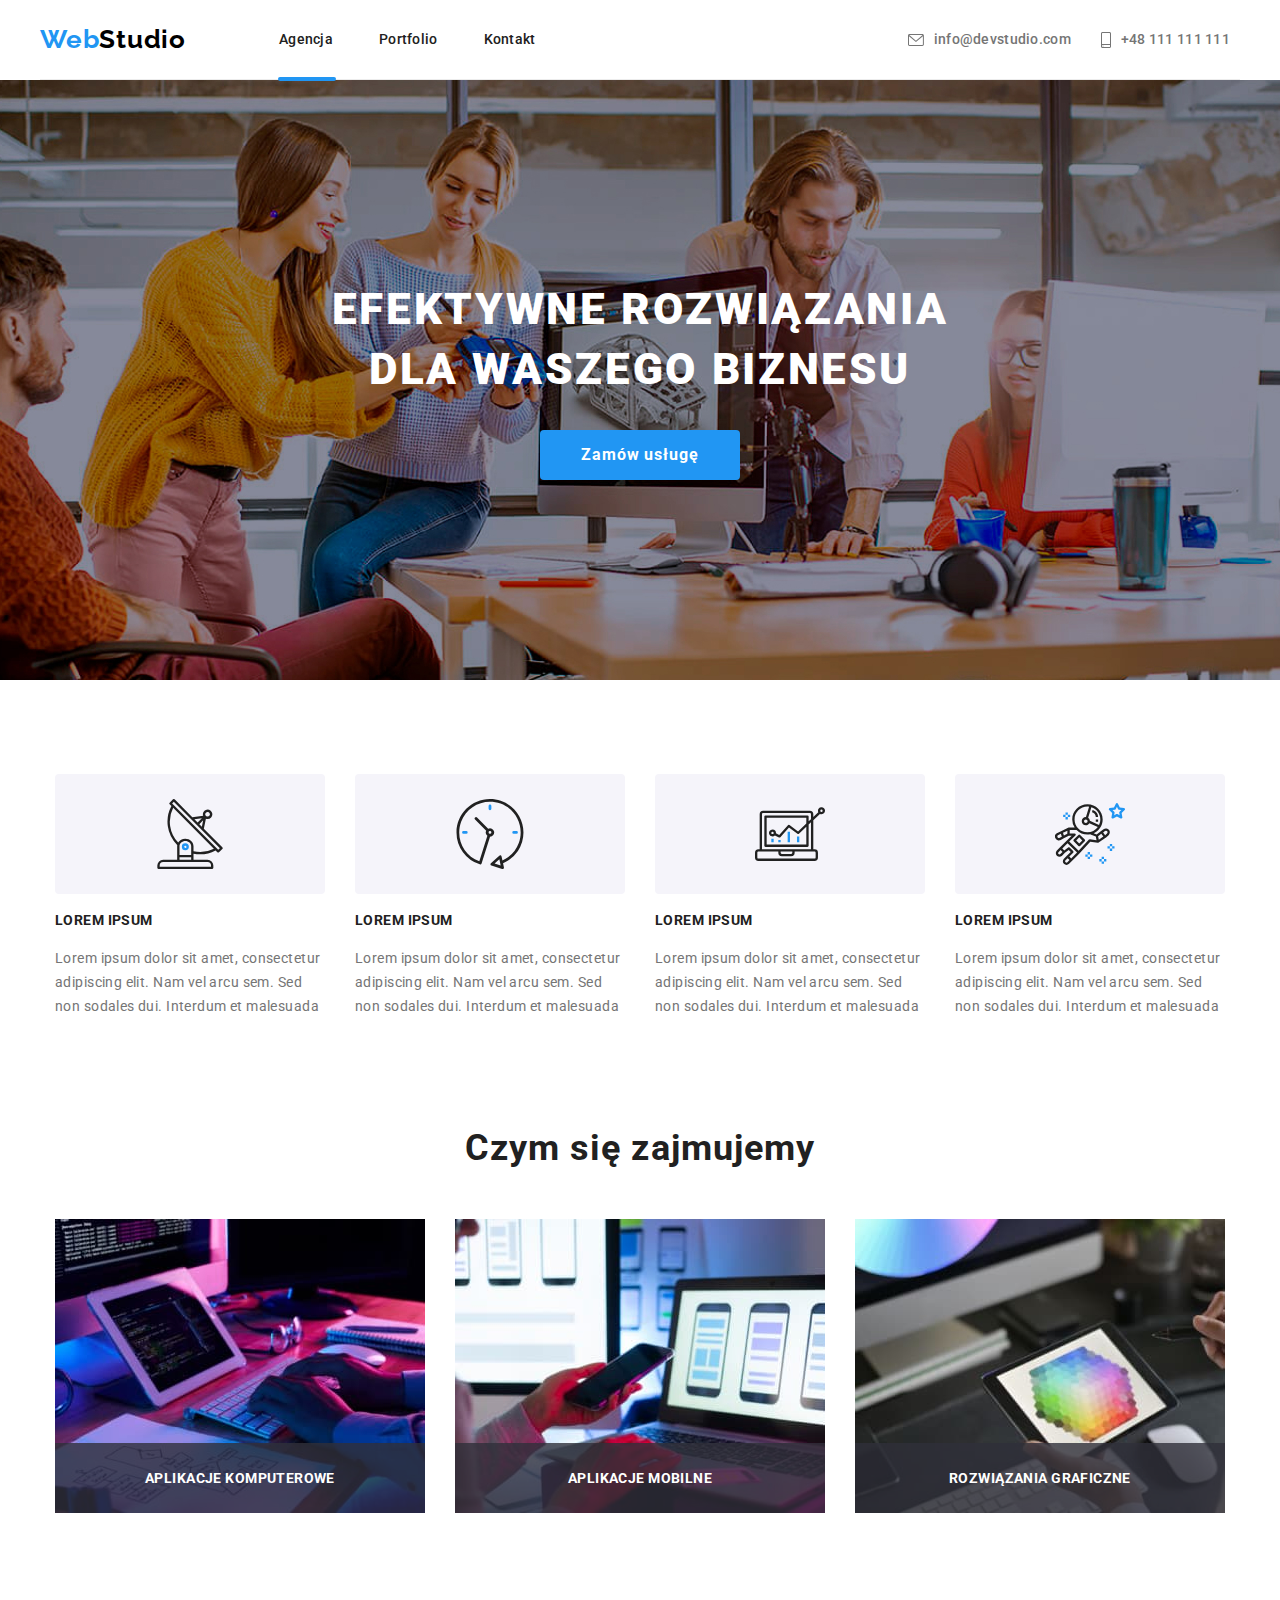
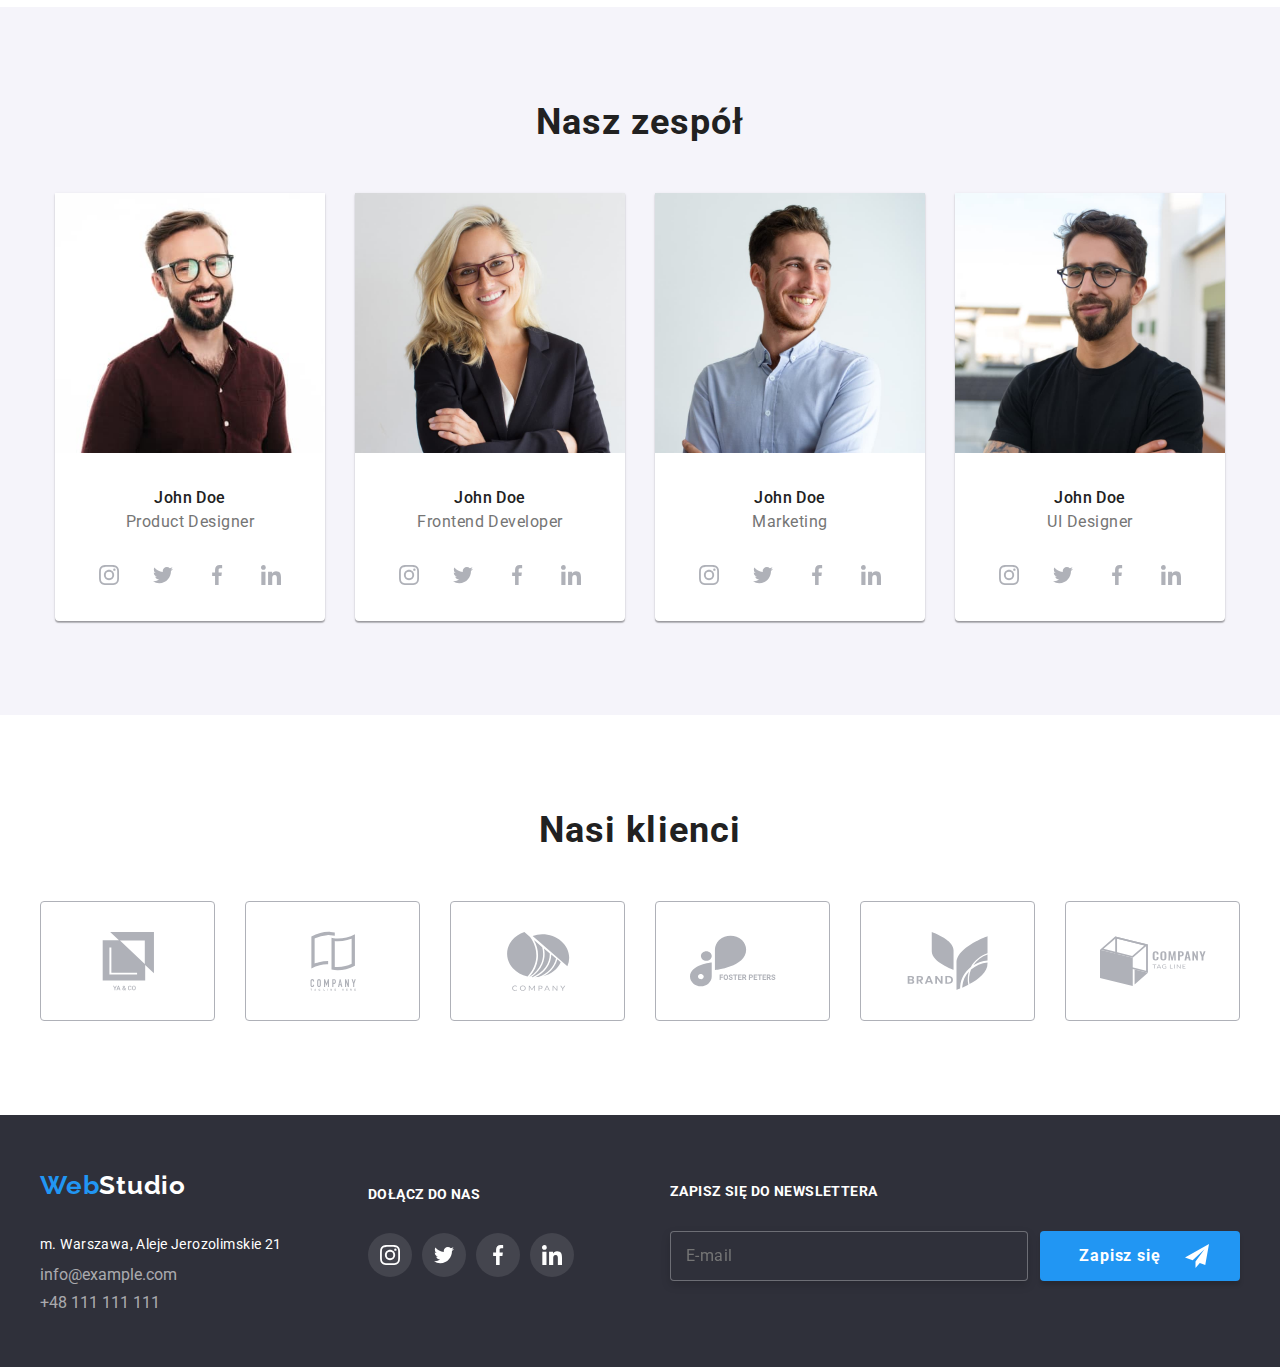
<file: index.html>
<!DOCTYPE html>
<html lang="en">
  <head>
    <meta charset="UTF-8" />
    <meta http-equiv="X-UA-Compatible" content="IE=edge" />
    <meta name="viewport" content="width=device-width, initial-scale=1.0" />
    <title>Main page</title>
    <link rel="preconnect" href="https://fonts.googleapis.com" />
    <link rel="preconnect" href="https://fonts.gstatic.com" crossorigin />
    <link
      href="https://fonts.googleapis.com/css2?family=Raleway:wght@700&family=Roboto:wght@400;700;900&display=swap"
      rel="stylesheet"
    />
    <link
      rel="stylesheet"
      href="https://cdnjs.cloudflare.com/ajax/libs/modern-normalize/1.0.0/modern-normalize.min.css"
    />
    <link rel="stylesheet" href="./css/styles.css" />
  </head>
  <body>
    <header>
      <div class="header-flex container">
        <div class="header-left">
          <div class="logo logo-margin">
            <a href="index.html" class="link">
              <span class="logo blue-logo">Web</span>Studio
            </a>
          </div>
          <nav>
            <ul class="list-style-no">
              <li>
                <a href="index.html" class="link navigation navigation--active"
                  >Agencja</a
                >
              </li>
              <li>
                <a href="portfolio.html" class="link navigation">Portfolio</a>
              </li>
              <li><a href="#" class="link navigation">Kontakt</a></li>
            </ul>
          </nav>
        </div>
        <div>
          <ul class="list-style-no address-flex">
            <li class="contact-flex contact-flex-mail">
              <svg class="icon-contact" width="16" height="12">
                <use xlink:href="./images/icons.svg#icon-envelope"></use>
              </svg>
              <a
                href="mailto:info@devstudio.com"
                class="link contacts-data mail"
              >
                info@devstudio.com</a
              >
            </li>
            <li class="contact-flex">
              <svg class="icon-contact" width="10" height="16">
                <use xlink:href="./images/icons.svg#icon-smartphone"></use>
              </svg>
              <a href="tel:+48111111111" class="link contacts-data">
                +48 111 111 111</a
              >
            </li>
          </ul>
        </div>
      </div>
    </header>
    <main>
      <section class="title-section">
        <h1 class="title">EFEKTYWNE ROZWIĄZANIA</h1>
        <h1 class="title">DLA WASZEGO BIZNESU</h1>
        <button type="button" class="button button-service" data-modal-open>
          Zamów usługę
        </button>
      </section>
      <section class="section">
        <ul class="container section-content">
          <li class="lorem-width">
            <div class="icon-background">
              <svg class="icon-strenghts" width="70" height="70">
                <use xlink:href="./images/icons.svg#icon-antenna-1"></use>
              </svg>
            </div>
            <h4 class="our-strenghts">LOREM IPSUM</h4>
            <p class="our-strenghts-description">
              Lorem ipsum dolor sit amet, consectetur adipiscing elit. Nam vel
              arcu sem. Sed non sodales dui. Interdum et malesuada
            </p>
          </li>
          <li class="lorem-width">
            <div class="icon-background">
              <svg class="icon-strenghts" width="70" height="70">
                <use xlink:href="./images/icons.svg#icon-clock-1"></use>
              </svg>
            </div>
            <h4 class="our-strenghts">LOREM IPSUM</h4>
            <p class="our-strenghts-description">
              Lorem ipsum dolor sit amet, consectetur adipiscing elit. Nam vel
              arcu sem. Sed non sodales dui. Interdum et malesuada
            </p>
          </li>
          <li class="lorem-width">
            <div class="icon-background">
              <svg class="icon-strenghts" width="70" height="70">
                <use xlink:href="./images/icons.svg#icon-diagram-1"></use>
              </svg>
            </div>
            <h4 class="our-strenghts">LOREM IPSUM</h4>
            <p class="our-strenghts-description">
              Lorem ipsum dolor sit amet, consectetur adipiscing elit. Nam vel
              arcu sem. Sed non sodales dui. Interdum et malesuada
            </p>
          </li>
          <li class="lorem-width">
            <div class="icon-background">
              <svg class="icon-strenghts" width="70" height="70">
                <use xlink:href="./images/icons.svg#icon-astronaut-1"></use>
              </svg>
            </div>
            <h4 class="our-strenghts">LOREM IPSUM</h4>
            <p class="our-strenghts-description">
              Lorem ipsum dolor sit amet, consectetur adipiscing elit. Nam vel
              arcu sem. Sed non sodales dui. Interdum et malesuada
            </p>
          </li>
        </ul>
      </section>
      <section class="section section-padding-bottom">
        <h2 class="subtitle">Czym się zajmujemy</h2>
        <ul class="container section-content">
          <li class="what-we-do-height">
            <div class="what-we-do-background">
              <span class="what-we-do-text">APLIKACJE KOMPUTEROWE</span>
            </div>
            <img
              src="images/whatwedo1.jpg"
              alt="Stanowisko pracy programisty"
              width="370"
              height="294"
            />
          </li>
          <li class="what-we-do-height">
            <div class="what-we-do-background">
              <span class="what-we-do-text">APLIKACJE MOBILNE</span>
            </div>
            <img
              src="images/whatwedo2.jpg"
              alt="Programista z laptopem i smartfonem"
              width="370"
              height="294"
            />
          </li>
          <li class="what-we-do-height">
            <div class="what-we-do-background">
              <span class="what-we-do-text">ROZWIĄZANIA GRAFICZNE</span>
            </div>
            <img
              src="images/whatwedo3.jpg"
              alt="Programista z paletą barw na tablecie"
              width="370"
              height="294"
            />
          </li>
        </ul>
      </section>
      <section class="section our-team section-padding-bottom">
        <h2 class="subtitle">Nasz zespół</h2>
        <ul class="container section-content">
          <li>
            <figure class="team-photo">
              <img
                src="images/ourteam1.jpg"
                alt="Zdjęcie Johna jeden"
                width="270"
                height="260"
              />
              <figcaption>
                <p class="caption-name">John Doe</p>
                <p class="caption-position">Product Designer</p>
              </figcaption>
              <span class="icons-social">
                <span class="white-circle">
                  <svg class="icon-social" width="20" height="20">
                    <use xlink:href="./images/icons.svg#icon-instagram-2"></use>
                  </svg>
                </span>
                <span class="white-circle">
                  <svg class="icon-social" width="20" height="20">
                    <use xlink:href="./images/icons.svg#icon-twitter-1"></use>
                  </svg>
                </span>
                <span class="white-circle">
                  <svg class="icon-social" width="20" height="20">
                    <use xlink:href="./images/icons.svg#icon-facebook-1"></use>
                  </svg>
                </span>
                <span class="white-circle">
                  <svg class="icon-social" width="20" height="20">
                    <use xlink:href="./images/icons.svg#icon-linkedin-1"></use>
                  </svg>
                </span>
              </span>
            </figure>
          </li>
          <li>
            <figure class="team-photo">
              <img
                src="images/ourteam2.jpg"
                alt="Zdjęcie Johna dwa"
                width="270"
                height="260"
              />
              <figcaption>
                <p class="caption-name">John Doe</p>
                <p class="caption-position">Frontend Developer</p>
              </figcaption>
              <div class="icons-social">
                <div class="white-circle">
                  <svg class="icon-social" width="20" height="20">
                    <use xlink:href="./images/icons.svg#icon-instagram-2"></use>
                  </svg>
                </div>
                <div class="white-circle">
                  <svg class="icon-social" width="20" height="20">
                    <use xlink:href="./images/icons.svg#icon-twitter-1"></use>
                  </svg>
                </div>
                <div class="white-circle">
                  <svg class="icon-social" width="20" height="20">
                    <use xlink:href="./images/icons.svg#icon-facebook-1"></use>
                  </svg>
                </div>
                <div class="white-circle">
                  <svg class="icon-social" width="20" height="20">
                    <use xlink:href="./images/icons.svg#icon-linkedin-1"></use>
                  </svg>
                </div>
              </div>
            </figure>
          </li>
          <li>
            <figure class="team-photo">
              <img
                src="images/ourteam3.jpg"
                alt="Zdjęcie Johna trzy"
                width="270"
                height="260"
              />
              <figcaption>
                <p class="caption-name">John Doe</p>
                <p class="caption-position">Marketing</p>
              </figcaption>
              <div class="icons-social">
                <div class="white-circle">
                  <svg class="icon-social" width="20" height="20">
                    <use xlink:href="./images/icons.svg#icon-instagram-2"></use>
                  </svg>
                </div>
                <div class="white-circle">
                  <svg class="icon-social" width="20" height="20">
                    <use xlink:href="./images/icons.svg#icon-twitter-1"></use>
                  </svg>
                </div>
                <div class="white-circle">
                  <svg class="icon-social" width="20" height="20">
                    <use xlink:href="./images/icons.svg#icon-facebook-1"></use>
                  </svg>
                </div>
                <div class="white-circle">
                  <svg class="icon-social" width="20" height="20">
                    <use xlink:href="./images/icons.svg#icon-linkedin-1"></use>
                  </svg>
                </div>
              </div>
            </figure>
          </li>
          <li>
            <figure class="team-photo">
              <img
                src="images/ourteam4.jpg"
                alt="Zdjęcie Johna cztery"
                width="270"
                height="260"
              />
              <figcaption>
                <p class="caption-name">John Doe</p>
                <p class="caption-position">UI Designer</p>
              </figcaption>
              <div class="icons-social">
                <div class="white-circle">
                  <svg class="icon-social" width="20" height="20">
                    <use xlink:href="./images/icons.svg#icon-instagram-2"></use>
                  </svg>
                </div>
                <div class="white-circle">
                  <svg class="icon-social" width="20" height="20">
                    <use xlink:href="./images/icons.svg#icon-twitter-1"></use>
                  </svg>
                </div>
                <div class="white-circle">
                  <svg class="icon-social" width="20" height="20">
                    <use xlink:href="./images/icons.svg#icon-facebook-1"></use>
                  </svg>
                </div>
                <div class="white-circle">
                  <svg class="icon-social" width="20" height="20">
                    <use xlink:href="./images/icons.svg#icon-linkedin-1"></use>
                  </svg>
                </div>
              </div>
            </figure>
          </li>
        </ul>
      </section>
      <section class="section section-padding-bottom">
        <h2 class="subtitle">Nasi klienci</h2>
        <ul class="container section-content">
          <li class="our-clients">
            <svg class="icon-client" width="106" height="60">
              <use xlink:href="./images/icons.svg#icon-Union"></use>
            </svg>
          </li>
          <li class="our-clients">
            <svg class="icon-client" width="106" height="60">
              <use xlink:href="./images/icons.svg#icon-group-3"></use>
            </svg>
          </li>
          <li class="our-clients">
            <svg class="icon-client" width="106" height="60">
              <use xlink:href="./images/icons.svg#icon-group-2"></use>
            </svg>
          </li>
          <li class="our-clients">
            <svg class="icon-client" width="106" height="60">
              <use xlink:href="./images/icons.svg#icon-group-1"></use>
            </svg>
          </li>
          <li class="our-clients">
            <svg class="icon-client" width="106" height="60">
              <use xlink:href="./images/icons.svg#icon-group"></use>
            </svg>
          </li>
          <li class="our-clients">
            <svg class="icon-client" width="106" height="60">
              <use xlink:href="./images/icons.svg#icon-Object"></use>
            </svg>
          </li>
        </ul>
      </section>
    </main>
    <footer class="footers">
      <div>
        <div class="container footers-flex-row">
          <div>
            <div class="footers-first-column">
              <div class="logo">
                <a href="index.html" class="link">
                  <span class="blue-logo">Web</span>Studio
                </a>
              </div>
              <address>
                <ul class="list-style-no">
                  <li class="location">m. Warszawa, Aleje Jerozolimskie 21</li>
                  <li>
                    <a
                      href="mailto:info@example.com"
                      class="link contact-footer"
                      >info@example.com</a
                    >
                  </li>
                  <li>
                    <a href="tel:+48111111111" class="link contact-footer"
                      >+48 111 111 111</a
                    >
                  </li>
                </ul>
              </address>
            </div>
          </div>
          <div class="footers-second-column">
            <div class="join-us">DOŁĄCZ DO NAS</div>
            <div class="icons-social-footer">
              <div class="grey-circle">
                <svg class="icon-social" width="20" height="20">
                  <use xlink:href="./images/icons.svg#icon-instagram-2"></use>
                </svg>
              </div>
              <div class="grey-circle">
                <svg class="icon-social" width="20" height="20">
                  <use xlink:href="./images/icons.svg#icon-twitter-1"></use>
                </svg>
              </div>
              <div class="grey-circle">
                <svg class="icon-social" width="20" height="20">
                  <use xlink:href="./images/icons.svg#icon-facebook-1"></use>
                </svg>
              </div>
              <div class="grey-circle">
                <svg class="icon-social" width="20" height="20">
                  <use xlink:href="./images/icons.svg#icon-linkedin-1"></use>
                </svg>
              </div>
            </div>
          </div>
          <div class="footers-third-column">
            <p class="join-us">ZAPISZ SIĘ DO NEWSLETTERA</p>
            <div class="subscribe-wrapper">
              <div class="subscribe-form">
                <form name="signup_form" class="subscribe-form">
                  <label>
                    <input
                      type="email"
                      name="email"
                      placeholder="E-mail"
                      class="signup-input"
                    />
                  </label>
                  <button type="submit" class="button-signin">
                    Zapisz się
                    <svg width="24" height="24" class="icon-send">
                      <use xlink:href="./images/icons.svg#icon-icon-send"></use>
                    </svg>
                  </button>
                </form>
              </div>
            </div>
          </div>
        </div>
      </div>
    </footer>
    <div class="backdrop is-hidden" data-modal="">
      <div class="modal">
        <button class="modal-button" data-modal-close="">
          <img class="close-svg" src="./images/icon-close-x.svg" />
        </button>
        <form name="signup_form" class="form-main">
          <fieldset class="fieldset">
            <h3 class="modal-title">Zostaw swoje dane w formularzu poniżej</h3>
            <ul class="input-list">
              <li class="input-list-item">
                <label class="label-name">
                  Imię
                  <span class="field-wrapper">
                    <input type="text" name="username" class="form-input" />
                    <svg
                      class="modal-contact-input-icon"
                      width="18px"
                      height="18px"
                    >
                      <use
                        href="./images/icons.svg#icon-person-black-18dp-1"
                      ></use>
                    </svg>
                  </span>
                </label>
              </li>
              <li class="input-list-item">
                <label class="label-name">
                  Telefon
                  <span class="field-wrapper">
                    <input type="tel" name="phone_number" class="form-input" />
                    <svg
                      class="modal-contact-input-icon"
                      width="18px"
                      height="18px"
                    >
                      <use
                        href="./images/icons.svg#icon-phone-black-18dp-1"
                      ></use>
                    </svg>
                  </span>
                </label>
              </li>
              <li class="input-list-item">
                <label class="label-name">
                  Email
                  <span class="field-wrapper">
                    <input type="email" name="email" class="form-input" />
                    <svg
                      class="modal-contact-input-icon"
                      width="18px"
                      height="18px"
                    >
                      <use
                        href="./images/icons.svg#icon-email-black-18dp-1"
                      ></use>
                    </svg>
                  </span>
                </label>
              </li>
              <li class="input-list-item">
                <label class="label-name">
                  Komentarz
                  <textarea
                    name="feedback"
                    rows="5"
                    placeholder="Wprowadź tekst"
                    class="feedback"
                  ></textarea>
                </label>
              </li>
            </ul>
          </fieldset>
          <div class="acceptance-wrapper">
            <label class="checkbox-label">
              <input
                type="checkbox"
                name="policy"
                value="policy"
                class="policy"
                id="policy"
              />
              <p class="acceptance1">Oświadczam iż akceptuję</p>
              <a href="#" class="rules">Regulamin</a>
              <p class="acceptance">i</p>
              <a href="#" class="rules">Politykę prywatności.</a>
            </label>
          </div>
          <button type="submit" class="button-subscribe">Wyślij</button>
        </form>
      </div>
    </div>
    <script src="./js/modal.js"></script>
  </body>
</html>
</file>
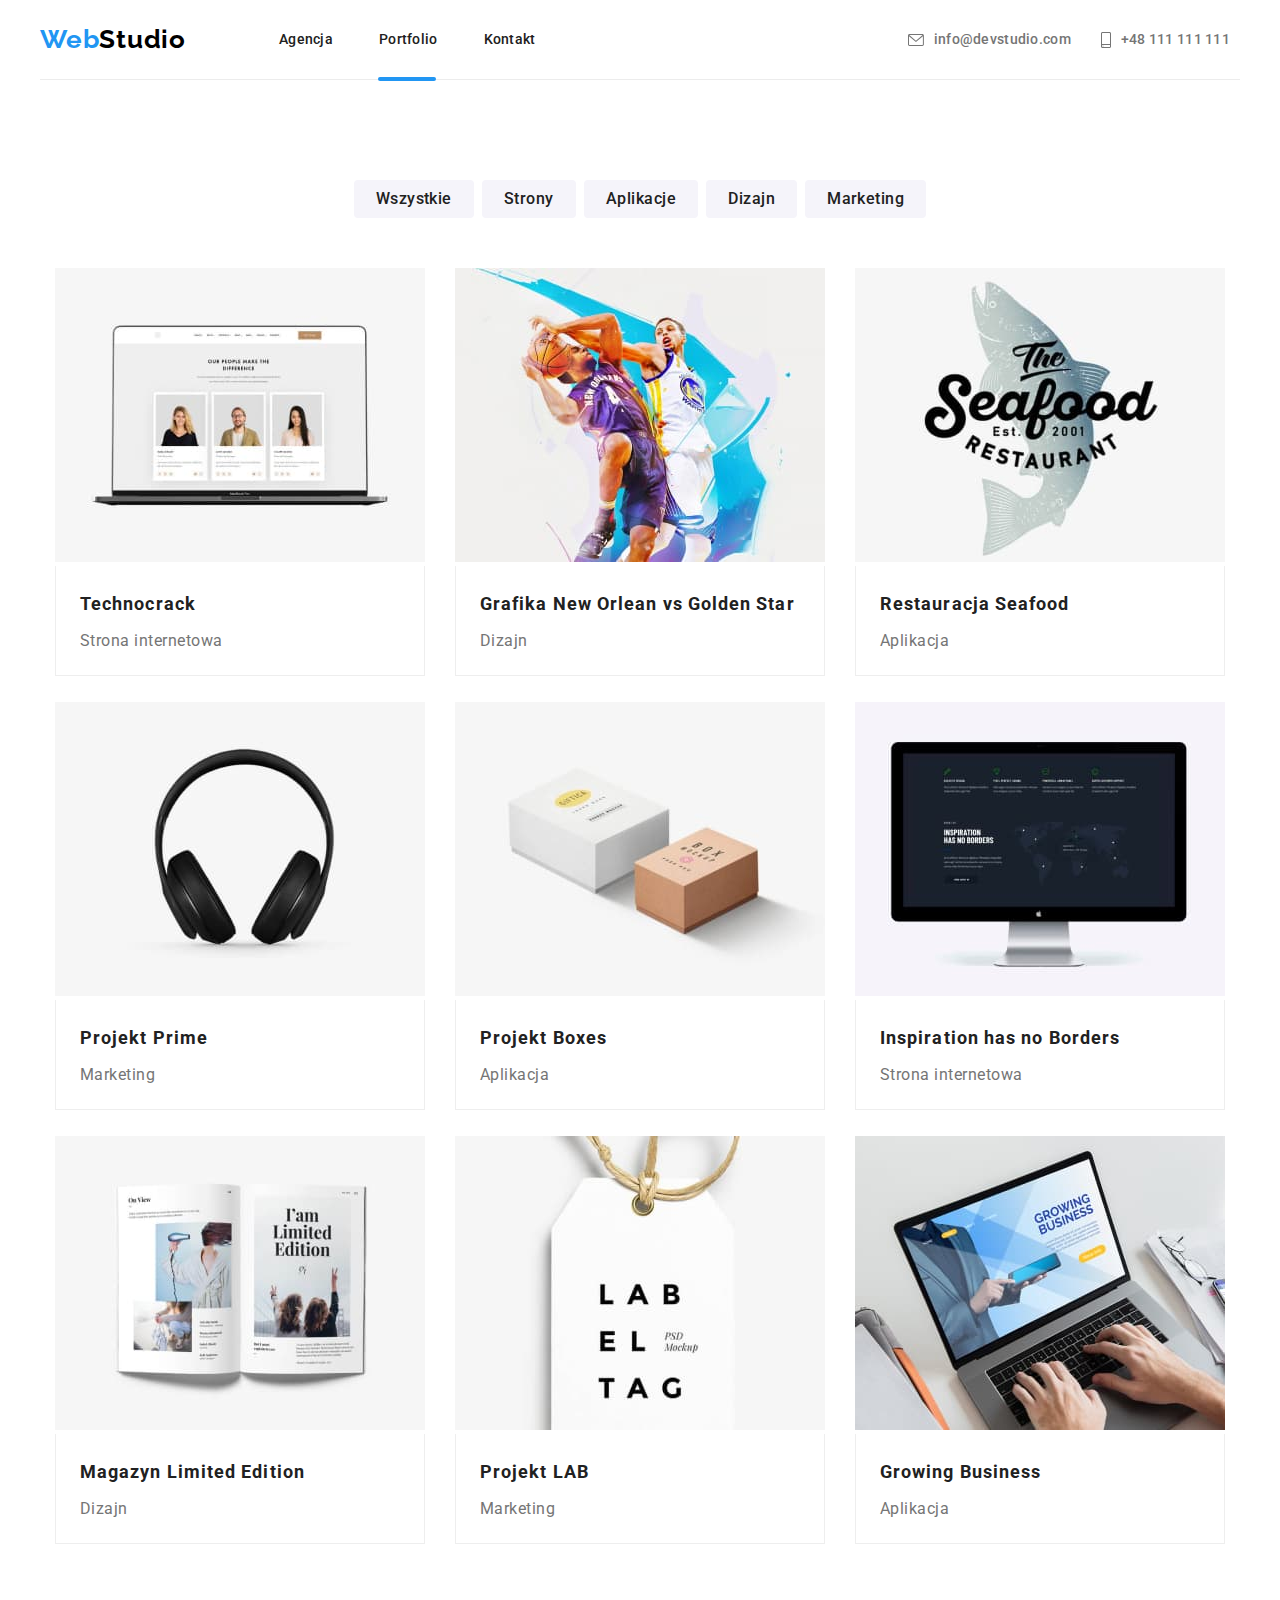
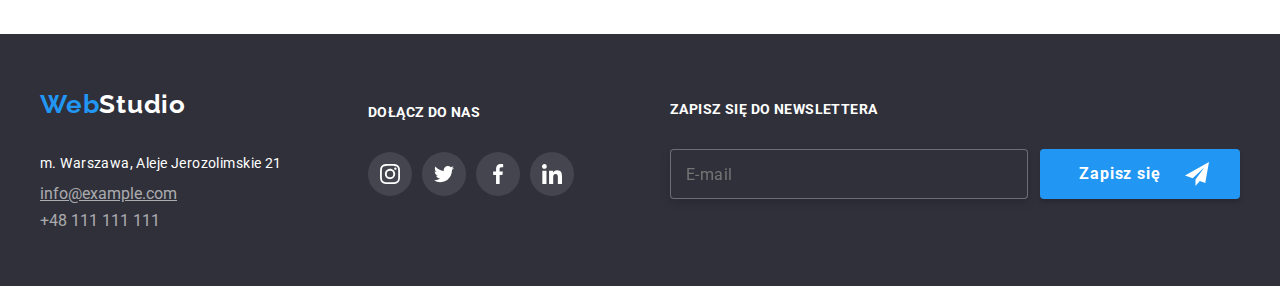
<file: portfolio.html>
<!DOCTYPE html>
<html lang="en">
  <head>
    <meta charset="UTF-8" />
    <meta http-equiv="X-UA-Compatible" content="IE=edge" />
    <meta name="viewport" content="width=device-width, initial-scale=1.0" />
    <title>Portfolio</title>
    <link rel="preconnect" href="https://fonts.googleapis.com" />
    <link rel="preconnect" href="https://fonts.gstatic.com" crossorigin />
    <link
      href="https://fonts.googleapis.com/css2?family=Raleway:wght@700&family=Roboto:wght@400;700;900&display=swap"
      rel="stylesheet"
    />
    <link
      rel="stylesheet"
      href="https://cdnjs.cloudflare.com/ajax/libs/modern-normalize/1.0.0/modern-normalize.min.css"
    />
    <link rel="stylesheet" href="./css/styles.css" />
  </head>
  <body>
    <header>
      <div class="header-flex container">
        <div class="header-left">
          <div class="logo logo-margin">
            <a href="index.html" class="link">
              <span class="logo blue-logo">Web</span>Studio
            </a>
          </div>
          <nav>
            <ul class="list-style-no">
              <li><a href="index.html" class="link navigation">Agencja</a></li>
              <li>
                <a href="portfolio.html" class="link navigation navigation--active">Portfolio</a>
              </li>
              <li><a href="#" class="link navigation">Kontakt</a></li>
            </ul>
          </nav>
        </div>
        <div>
          <ul class="list-style-no address-flex">
            <li class="contact-flex contact-flex-mail">
              <svg class="icon-contact" width="16" height="12">
                <use xlink:href="./images/icons.svg#icon-envelope"></use>
              </svg>
              <a
                href="mailto:info@devstudio.com"
                class="link contacts-data mail"
              >
                info@devstudio.com</a
              >
            </li>
            <li class="contact-flex">
              <svg class="icon-contact" width="10" height="16">
                <use xlink:href="./images/icons.svg#icon-smartphone"></use>
              </svg>
              <a href="tel:+48111111111" class="link contacts-data">
                +48 111 111 111</a
              >
            </li>
          </ul>
        </div>
      </div>
    </header>
    <main>
      <nav>
        <ul class="list-style-no buttons-filter">
          <li>
            <button type="button" class="button button-filter">
              Wszystkie
            </button>
          </li>
          <li>
            <button type="button" class="button button-filter">Strony</button>
          </li>
          <li>
            <button type="button" class="button button-filter">
              Aplikacje
            </button>
          </li>
          <li>
            <button type="button" class="button button-filter">Dizajn</button>
          </li>
          <li>
            <button type="button" class="button button-filter">
              Marketing
            </button>
          </li>
        </ul>
      </nav>
      <section class="container section-padding-bottom">
        <ul class="wrap">
          <li class="item">
            <figure class="projects">
              <div class="overlay-wrapper">
                <img
                  src="images/technocrack.jpg"
                  alt="nasz zespół i jego kompetencje"
                   width="370"
                   height="294"
                />
                <div class="projects-overlay">
                  <p class="project-text-overlay">Technotrack jest popularną platformą wykorzystywaną do rozpowszechniania koronawirusa. Firmy wykorzystują tę platformę do celów szpiegowskich i ataków na niezabezpieczone serwery konkurencji</p>
                </div>
              </div>
                    <figcaption class="projects-caption">
                <h4 class="portfolio-captions-projects">Technocrack</h4>
                <p class="portfolio-captions-project-type">
                  Strona internetowa
                </p>
              </figcaption>
            </figure>
          </li>
          <li class="item">
            <figure class="projects">
              <div class="overlay-wrapper">
                <img
                   src="images/nba.jpg"
                  alt="koszykarze"
                  width="370"
                  height="294"
                />
                <div class="projects-overlay">
                  <p class="project-text-overlay">Technotrack jest popularną platformą wykorzystywaną do rozpowszechniania koronawirusa. Firmy wykorzystują tę platformę do celów szpiegowskich i ataków na niezabezpieczone serwery konkurencji</p>
                </div> 
              </div>
              <figcaption class="projects-caption">
                <h4 class="portfolio-captions-projects">
                  Grafika New Orlean vs Golden Star
                </h4>
                <p class="portfolio-captions-project-type">Dizajn</p>
              </div>
            </figcaption>
            </figure>
          </li>
          <li class="item">
            <figure class="projects">
              <div class="overlay-wrapper">
              <img
                src="images/restaurant.jpg"
                alt="logo restauracji"
                width="370"
                height="294"
              />
              <div class="projects-overlay">
                  <p class="project-text-overlay">Technotrack jest popularną platformą wykorzystywaną do rozpowszechniania koronawirusa. Firmy wykorzystują tę platformę do celów szpiegowskich i ataków na niezabezpieczone serwery konkurencji</p>
                </div> 
              </div>
              <figcaption class="projects-caption">
                <h4 class="portfolio-captions-projects">Restauracja Seafood</h4>
                <p class="portfolio-captions-project-type">Aplikacja</p>
              </figcaption>
            </figure>
          </li>
          <li class="item">
            <figure class="projects">
              <div class="overlay-wrapper">
              <img
                src="images/prime.jpg"
                alt="słuchawki"
                width="370"
                height="294"
              />
              <div class="projects-overlay">
                  <p class="project-text-overlay">Technotrack jest popularną platformą wykorzystywaną do rozpowszechniania koronawirusa. Firmy wykorzystują tę platformę do celów szpiegowskich i ataków na niezabezpieczone serwery konkurencji</p>
                </div> 
                </div>
              <figcaption class="projects-caption">
                <h4 class="portfolio-captions-projects">Projekt Prime</h4>
                <p class="portfolio-captions-project-type">Marketing</p>
              </figcaption>
            </figure class="projects">
          </li>
          <li class="item">
            <figure class="projects">
              <div class="overlay-wrapper">
                              <img
                src="images/boxes.jpg"
                alt="dwa pudełka"
                width="370"
                height="294"
              />
               <div class="projects-overlay">
                  <p class="project-text-overlay">Technotrack jest popularną platformą wykorzystywaną do rozpowszechniania koronawirusa. Firmy wykorzystują tę platformę do celów szpiegowskich i ataków na niezabezpieczone serwery konkurencji</p>
                </div>
              </div>
              <figcaption class="projects-caption">
                <h4 class="portfolio-captions-projects">Projekt Boxes</h4>
                <p class="portfolio-captions-project-type">Aplikacja</p>
              </figcaption>
            </figure>
          </li>
          <li class="item">
            <figure class="projects">
              <div class="overlay-wrapper">
              <img
                src="images/inspiration.jpg"
                alt="ekran z mapą świata i menu"
                width="370"
                height="294"
              />
              <div class="projects-overlay">
                  <p class="project-text-overlay">Technotrack jest popularną platformą wykorzystywaną do rozpowszechniania koronawirusa. Firmy wykorzystują tę platformę do celów szpiegowskich i ataków na niezabezpieczone serwery konkurencji</p>
                </div>
              </div>
              <figcaption class="projects-caption">
                <h4 class="portfolio-captions-projects">
                  Inspiration has no Borders
                </h4>
                <p class="portfolio-captions-project-type">
                  Strona internetowa
                </p>
              </figcaption>
            </figure class="projects">
          </li>
          <li class="item">
            <figure class="projects">
              <div class="overlay-wrapper">
              <img
                src="images/magazine.jpg"
                alt="magazyn"
                width="370"
                height="294"
              />
               <div class="projects-overlay">
                  <p class="project-text-overlay">Technotrack jest popularną platformą wykorzystywaną do rozpowszechniania koronawirusa. Firmy wykorzystują tę platformę do celów szpiegowskich i ataków na niezabezpieczone serwery konkurencji</p>
                </div>
              </div>
              <figcaption class="projects-caption">
                <h4 class="portfolio-captions-projects">
                  Magazyn Limited Edition
                </h4>
                <p class="portfolio-captions-project-type">Dizajn</p>
              </figcaption>
            </figure>
          </li>
          <li class="item">
            <figure class="projects">
              <div class="overlay-wrapper">
              <img
                src="images/lab.jpg"
                alt="etykieta"
                width="370"
                height="294"
              />
              <div class="projects-overlay">
                  <p class="project-text-overlay">Technotrack jest popularną platformą wykorzystywaną do rozpowszechniania koronawirusa. Firmy wykorzystują tę platformę do celów szpiegowskich i ataków na niezabezpieczone serwery konkurencji</p>
                </div>
              </div>
              <figcaption class="projects-caption">
                <h4 class="portfolio-captions-projects">Projekt LAB</h4>
                <p class="portfolio-captions-project-type">Marketing</p>
              </figcaption>
            </figure>
          </li>
          <li class="item">
            <figure class="projects">
              <div class="overlay-wrapper">
              <img
                src="images/growingbiz.jpg"
                alt="włączony laptop"
                width="370"
                height="294"
              />
              <div class="projects-overlay">
                  <p class="project-text-overlay">Technotrack jest popularną platformą wykorzystywaną do rozpowszechniania koronawirusa. Firmy wykorzystują tę platformę do celów szpiegowskich i ataków na niezabezpieczone serwery konkurencji</p>
                </div>
              </div>
              <figcaption class="projects-caption">
                <h4 class="portfolio-captions-projects">Growing Business</h4>
                <p class="portfolio-captions-project-type">Aplikacja</p>
              </figcaption>
            </figure>
          </li>
        </ul>
      </section>
    </main>
    <footer class="footers">
      <div>
        <div class="container footers-flex-row">
          <div>
            <div class="footers-first-column">
              <div class="logo">
                <a href="index.html" class="link">
                  <span class="blue-logo">Web</span>Studio
                </a>
              </div>
              <address>
                <ul class="list-style-no">
                  <li class="location">m. Warszawa, Aleje Jerozolimskie 21</li>
                  <li>
                    <a
                      href="mailto:info@example.com"
                      class="link contact-footer mail-portfolio"
                      >info@example.com</a
                    >
                  </li>
                  <li>
                    <a href="tel:+48111111111" class="link contact-footer"
                      >+48 111 111 111</a
                    >
                  </li>
                </ul>
              </address>
            </div>
          </div>
          <div class="footers-second-column">
            <div class="join-us">DOŁĄCZ DO NAS</div>
            <div class="icons-social-footer">
              <div class="grey-circle">
                <svg class="icon-social" width="20" height="20">
                  <use xlink:href="./images/icons.svg#icon-instagram-2"></use>
                </svg>
              </div>
              <div class="grey-circle">
                <svg class="icon-social" width="20" height="20">
                  <use xlink:href="./images/icons.svg#icon-twitter-1"></use>
                </svg>
              </div>
              <div class="grey-circle">
                <svg class="icon-social" width="20" height="20">
                  <use xlink:href="./images/icons.svg#icon-facebook-1"></use>
                </svg>
              </div>
              <div class="grey-circle">
                <svg class="icon-social" width="20" height="20">
                  <use xlink:href="./images/icons.svg#icon-linkedin-1"></use>
                </svg>
              </div>
            </div>
          </div>
          <div class="footers-third-column">
            <p class="join-us">ZAPISZ SIĘ DO NEWSLETTERA</p>
            <div class="subscribe-wrapper">
              <div class="subscribe-form">
                <form name="signup_form" class="subscribe-form">
                  <label>
                    <input
                      type="email"
                      name="email"
                      placeholder="E-mail"
                      class="signup-input"
                    />
                  </label>
                  <button type="submit" class="button-signin">
                    Zapisz się
                    <svg width="24" height="24" class="icon-send">
                      <use xlink:href="./images/icons.svg#icon-icon-send"></use>
                    </svg>
                  </button>
                </form>
              </div>
            </div>
          </div>
        </div>
      </div>
    </footer>
  </body>
</html>
</file>
<file: css/styles.css>
:root {
  --main-color: #212121;
  --secendary-color: #2196f3;
  --tertiary-color: #757575;
  --background-color: #f5f4fa;
  --secendery-background-color: #2f303a;
  --logo-white: #ffffff;
  --logo-black: #000000;
  --color-contact-footer: rgba(255, 255, 255, 0.6);
}

.is-hidden {
  pointer-events: none;
  visibility: hidden;
  opacity: 0;
  transform: translateY(100%);
  transition: transform 2s;
}

body {
  font-family: "Roboto", sans-serif;
  font-style: normal;
  color: var(--main-color, #212121);
  list-style-type: none;
}

.our-strenghts {
  font-weight: 700;
  font-size: 14px;
  line-height: 1.14;
  letter-spacing: 0.03em;
  text-transform: uppercase;
}

.our-strenghts-description {
  font-weight: 400;
  font-size: 14px;
  line-height: 1.71;
  letter-spacing: 0.03em;
  color: var(--tertiary-color, #757575);
  text-align: left;
  text-transform: none;
}

.subtitle {
  font-weight: 700;
  font-size: 36px;
  line-height: 1.17;
  text-align: center;
  letter-spacing: 0.03em;
  margin-bottom: 50px;
  margin-top: 0px;
}

.container {
  list-style-type: none;
  max-width: 1200px;
  margin: 0 auto;
}

.section-content {
  display: flex;
  gap: 30px;
  padding: 0px;
  justify-content: center;
}

.our-team {
  background: var(--background-color, #f5f4fa);
}

.section {
  padding-top: 94px;
}

.section-padding-bottom {
  padding-bottom: 94px;
}

.wrap {
  display: flex;
  gap: 30px;
  padding: 0px;
  justify-content: center;
  flex-wrap: wrap;
  margin: 0px;
  list-style-type: none;
}

.footers {
  background: var(--secendery-background-color, #2f303a);
  height: 252px;
  display: flex;
  flex-direction: column;
  justify-content: center;
}

.footers-container {
  display: flex;
  flex-direction: column;
  justify-content: center;
}

.footers-first-column {
  display: flex;
  flex-direction: column;
  justify-content: center;
  margin-right: 60px;
}

.footers-second-column {
  display: flex;
  flex-direction: column;
  justify-content: space-evenly;
  margin-right: 70px;
  margin-bottom: 20px;
}

.footers-third-column {
  display: flex;
  flex-direction: column;
  justify-content: center;
  margin-bottom: 15px;
}

.footers-flex-row {
  display: flex;
  justify-content: space-between;
}

.logo {
  font-family: "Raleway", sans-serif;
  font-style: normal;
  font-weight: 700;
  font-size: 26px;
  line-height: 1.19;
  letter-spacing: 0.03em;
  text-decoration: none;
  margin-block: 16px;
}

.blue-logo {
  color: var(--secendary-color, #2196f3);
}

.navigation {
  font-family: "Roboto", sans-serif;
  font-weight: 500;
  font-size: 14px;
  line-height: 1.14;
  letter-spacing: 0.02em;
  text-decoration: none;
  padding: 0 23px;
}

.contacts-data {
  font-family: "Roboto", sans-serif;
  font-weight: 500;
  font-size: 14px;
  line-height: 1.14;
  letter-spacing: 0.02em;
  color: var(--tertiary-color, #757575);
  padding: 0 10px;
}

.address-flex .contacts-data {
  color: var(--tertiary-color, #757575);
}

.title {
  font-weight: 900;
  font-size: 44px;
  line-height: 1.36;
  text-align: center;
  letter-spacing: 0.06em;
  text-transform: uppercase;
  color: var(--logo-white, #ffffff);
  margin: 0px;
}

.button {
  font-family: "Roboto";
  font-style: normal;
  font-weight: 700;
  font-size: 16px;
  line-height: 1.88;
  align-items: center;
  text-align: center;
  letter-spacing: 0.06em;
  box-shadow: 0px 4px 4px rgba(0, 0, 0, 0.15);
  border-radius: 4px;
  cursor: pointer;
  list-style-type: none;
  display: inline-block;
  margin: 0 auto;
  border: none;
}

.button-service {
  color: var(--logo-white, #ffffff);
  background: var(--secendary-color, #2196f3);
  display: block;
  width: 200px;
  height: 50px;
  margin-top: 30px;
}

.button-filter {
  color: var(--main-color, #212121);
  background: var(--background-color, #f5f4fa);
  font-style: normal;
  font-weight: 500;
  font-size: 16px;
  line-height: 1.62;
  letter-spacing: 0.03em;
  padding: 6px 22px;
  box-shadow: none;
}

.button-filter:hover,
.button-filter:focus {
  color: var(--logo-white, #ffffff);
  background: #2196f3;
  box-shadow: 0px 3px 1px rgba(0, 0, 0, 0.1), 0px 1px 2px rgba(0, 0, 0, 0.08),
    0px 2px 2px rgba(0, 0, 0, 0.12);
  transition: color, background 250ms cubic-bezier(0.4, 0, 0.2, 1);
}

.caption-name {
  font-weight: 500;
  font-size: 16px;
  line-height: 1.19;
  text-align: center;
  letter-spacing: 0.03em;
  margin-block-end: 0px;
  margin-block-start: 0px;
}

.button-subscribe {
  width: 200px;
  height: 50px;
  background: #2196f3;
  box-shadow: 0px 4px 4px rgba(0, 0, 0, 0.15);
  border-radius: 4px;
  font-family: "Roboto";
  font-style: normal;
  font-weight: 700;
  font-size: 16px;
  line-height: 1.88;
  align-items: center;
  text-align: center;
  letter-spacing: 0.06em;
  color: #ffffff;
  border: none;
  cursor: pointer;
}

.button-signin {
  width: 200px;
  height: 50px;
  background: #2196f3;
  box-shadow: 0px 4px 4px rgba(0, 0, 0, 0.15);
  border-radius: 4px;
  font-family: "Roboto";
  font-style: normal;
  font-weight: 700;
  font-size: 16px;
  line-height: 1.88;
  align-items: center;
  text-align: center;
  letter-spacing: 0.06em;
  color: #ffffff;
  border: none;
  cursor: pointer;
  display: flex;
  justify-content: center;
  padding-left: 14px;
}

.caption-position {
  font-weight: 400;
  font-size: 16px;
  line-height: 1.91;
  text-align: center;
  letter-spacing: 0.03em;
  color: var(--tertiary-color, #757575);
  margin-top: 0px;
}

.link {
  text-decoration: none;
  font-style: normal;
}

.portfolio-captions-projects {
  font-weight: 700;
  font-size: 18px;
  line-height: 2;
  letter-spacing: 0.06em;
  margin: 0px;
  padding: 20px 0px 4px 24px;
}

.portfolio-captions-project-type {
  font-weight: 400;
  font-size: 16px;
  line-height: 1.88;
  letter-spacing: 0.03em;
  color: var(--tertiary-color, #757575);
  margin: 0px;
  padding: 0px 0px 20px 24px;
}

.location {
  font-family: "Roboto";
  font-size: 14px;
  line-height: 1.71;
  letter-spacing: 0.03em;
  font-style: normal;
  font-weight: 400;
  color: var(--logo-white, #ffffff);
}

.list-style-no .contact-footer {
  color: var(--color-contact-footer, rgba(255, 255, 255, 0.6));
}

.link:visited,
.link {
  color: var(--main-color, #212121);
}

.link:hover,
.link:focus {
  color: var(--secendary-color, #2196f3);
  transition: color 250ms cubic-bezier(0.4, 0, 0.2, 1);
}

.list-style-no {
  list-style-type: none;
  padding: 0px;
}

.logo .link {
  color: var(--logo-black, #000000);
}

.footers .logo .link {
  color: var(--logo-white, #ffffff);
}

.mail-portfolio {
  text-decoration: underline;
}

.header-flex {
  display: flex;
  align-items: center;
  justify-content: space-between;
  height: 80px;
  border-bottom: 1px solid #ececec;
}

nav .list-style-no {
  display: flex;
}

.address-flex {
  display: flex;
  justify-content: space-between;
}

.title-section {
  height: 600px;
  background-image: url("../images/ourteam-background.jpg"),
    linear-gradient(rgba(47, 48, 58, 0.4), rgba(255, 255, 255, 0.4));
  background-color: var(--secendery-background-colo, #2f303a);
  background-size: cover;
  background-position: center;
  display: flex;
  flex-direction: column;
  justify-content: center;
  max-width: 1600px;
  margin: 0 auto;
}

.buttons-filter {
  gap: 8px;
  justify-content: center;
  padding: 100px 0px 50px;
  margin: 0px;
}

.team-photo {
  margin: 0;
  box-shadow: 0px 1px 3px rgba(0, 0, 0, 0.12), 0px 1px 1px rgba(0, 0, 0, 0.14),
    0px 2px 1px rgba(0, 0, 0, 0.2);
  border-radius: 0px 0px 4px 4px;
  height: 428px;
  background: var(--logo-white, #ffffff);
}

address ul li {
  margin-block: 9px;
}

.team-photo figcaption {
  padding-top: 30px;
}

.projects {
  margin: 0px;
  height: 404px;
}

.projects-caption {
  width: 370px;
  height: 110px;
  border-left: 1px solid #eeeeee;
  border-right: 1px solid #eeeeee;
  border-bottom: 1px solid #eeeeee;
}

.what-we-do-height {
  height: 294px;
  position: relative;
}

.what-we-do-background {
  width: 100%;
  height: 70px;
  background: rgba(47, 48, 58, 0.8);
  position: absolute;
  bottom: 0;
  display: flex;
  align-items: center;
  justify-content: center;
}

.what-we-do-text {
  font-weight: 700;
  font-size: 14px;
  letter-spacing: 0.03em;
  color: var(--logo-white, #ffffff);
  line-height: 16px;
  text-align: center;
}

.logo-margin {
  margin-right: 70px;
}

.header-left {
  display: flex;
  align-items: center;
}

.icon-background {
  background: #f5f4fa;
  border-radius: 4px;
  width: 270px;
  height: 120px;
  display: flex;
}

.icon-strenghts {
  display: block;
  margin: auto;
}

.icon-social {
  fill: #afb1b8;
  display: block;
  margin: auto;
}

.icon-client {
  fill: #afb1b8;
  display: block;
  margin: auto;
}

.icons-social {
  display: flex;
  justify-content: space-between;
  padding-inline: 32px;
  cursor: pointer;
  align-items: center;
}

.icons-social-footer {
  display: flex;
  justify-content: space-around;
  cursor: pointer;
  align-items: center;
  gap: 10px;
}

.subscribe-wrapper {
  display: flex;
  justify-content: space-between;
  align-items: center;
  gap: 10px;
  width: 570px;
  height: 86px;
}

.icon-contact {
  fill: var(--tertiary-color, #757575);
  cursor: pointer;
}

.icon-contact:hover + .contacts-data,
.icon-contact:focus + .contacts-data {
  color: #2196f3;
}

.our-clients {
  width: 270px;
  height: 120px;
  border: solid 1px #afb1b8;
  border-radius: 4px;
  display: flex;
}

.our-clients:hover,
.our-clients:focus,
.our-clients:hover svg,
.our-clients:focus svg {
  cursor: pointer;
  border-color: #2196f3;
  fill: #2196f3;
  transition: color, border, fill 250ms cubic-bezier(0.4, 0, 0.2, 1);
}

.join-us {
  font-style: normal;
  font-weight: 700;
  font-size: 14px;
  line-height: 16px;
  letter-spacing: 0.03em;
  text-transform: uppercase;
  color: #ffffff;
}

.white-circle {
  width: 44px;
  height: 44px;
  border-radius: 50%;
  display: flex;
  background: #ffffff;
}

.white-circle:hover,
.white-circle:focus,
.white-circle:hover svg,
.white-circle:focus svg {
  background: #2196f3;
  fill: #ffffff;
  transition: background-color, fill 250ms cubic-bezier(0.4, 0, 0.2, 1);
}

.grey-circle {
  width: 44px;
  height: 44px;
  border-radius: 50%;
  display: flex;
  background-color: rgba(255, 255, 255, 0.1);
}

.grey-circle .icon-social {
  fill: #ffffff;
}

.grey-circle:hover,
.grey-circle:focus,
.grey-circle:hover svg,
.grey-circle:focus svg {
  background-color: #2196f3;
  transition: background-color 250ms cubic-bezier(0.4, 0, 0.2, 1);
}

.item:hover,
.item:focus {
  box-shadow: 0px 1px 1px rgba(0, 0, 0, 0.12), 0px 4px 4px rgba(0, 0, 0, 0.06),
    1px 4px 6px rgba(0, 0, 0, 0.16);
  transition: box-shadow 250ms cubic-bezier(0.4, 0, 0.2, 1);
}

.lorem-width {
  width: 270px;
}

.contact-flex {
  display: flex;
  align-items: center;
}

.contact-flex-mail {
  margin-right: 20px;
}

.contact-flex:hover svg,
.contact-flex:focus svg,
.contact-flex.icon-contact:hover {
  fill: var(--secendary-color, #2196f3);
  transition: color, fill 250ms cubic-bezier(0.4, 0, 0.2, 1);
}

.navigation--active {
  position: relative;
}

.navigation--active::after {
  content: "";
  background: #2196f3;
  border-radius: 2px;
  position: absolute;
  top: 46px;
  left: 22px;
  width: 58px;
  height: 4px;
}

.overlay-wrapper {
  position: relative;
  overflow: hidden;
}

.projects-overlay {
  position: absolute;
  width: 100%;
  height: 100%;
  background: rgba(33, 150, 243, 0.9);
}

.project-text-overlay {
  font-family: "Roboto";
  font-style: normal;
  font-weight: 400;
  font-size: 18px;
  line-height: 1.56;
  letter-spacing: 0.03em;
  color: #ffffff;
  padding: 31px 45px 31px 24px;
}

.projects:focus .projects-overlay,
.projects:hover .projects-overlay {
  transform: translateY(-100%);
  transition: transform 250ms cubic-bezier(0.4, 0, 0.2, 1);
}

.backdrop {
  background: rgba(0, 0, 0, 0.2);
  width: 100%;
  height: 100%;
  left: 0;
  top: 0;
  position: fixed;
  transition: opacity 250ms cubic-bezier(0.4, 0, 0.2, 1),
    visibility 250ms cubic-bezier(0.4, 0, 0.2, 1);
  animation-name: animateTransform;
  animation-duration: 0.7s;
  animation-timing-function: linear;
  animation-iteration-count: 2;
}

.modal {
  position: absolute;
  width: 528px;
  height: 581px;
  left: 50%;
  top: 50%;
  background: #ffffff;
  box-shadow: 0px 1px 3px rgba(0, 0, 0, 0.12), 0px 1px 1px rgba(0, 0, 0, 0.14),
    0px 2px 1px rgba(0, 0, 0, 0.2);
  border-radius: 4px;
  transform: translateX(-50%) translateY(-50%);
  transition: transform 2s;
}

.modal-button {
  position: absolute;
  width: 30px;
  height: 30px;
  top: 8px;
  right: 8px;
  background: #ffffff;
  border: 1px solid rgba(0, 0, 0, 0.1);
  cursor: pointer;
  border-radius: 50px;
}

.close-svg {
  position: absolute;
  top: 5px;
  right: 5px;
}

@keyframes animateTransform {
  0% {
    transform: scale(0, 5);
  }
  100% {
    transform: scale(1);
  }
}

.signup-input {
  width: 358px;
  height: 50px;
  border: 1px solid rgba(255, 255, 255, 0.3);
  filter: drop-shadow(0px 4px 4px rgba(0, 0, 0, 0.15));
  border-radius: 4px;
  font-family: "Roboto";
  font-style: normal;
  font-weight: 400;
  font-size: 16px;
  line-height: 1.25;
  letter-spacing: 0.03em;
  color: rgba(255, 255, 255, 0.6);
  background: var(--secendery-background-color, #2f303a);
  padding-left: 15px;
}

.subscribe-form {
  display: flex;
  gap: 12px;
}

.modal-title {
  font-family: "Roboto";
  font-style: normal;
  font-weight: 700;
  font-size: 20px;
  line-height: 23px;
  text-align: center;
  letter-spacing: 0.03em;
  color: #212121;
  margin-top: 0px;
  margin-bottom: 14px;
}

.acceptance {
  display: inline;
  font-family: "Roboto";
  font-style: normal;
  font-weight: 400;
  font-size: 14px;
  line-height: 1.7;
  letter-spacing: 0.03em;
  color: #757575;
}

.acceptance1 {
  display: inline;
  font-family: "Roboto";
  font-style: normal;
  font-weight: 400;
  font-size: 14px;
  line-height: 1.7;
  letter-spacing: 0.03em;
  color: #757575;
}

.form-input {
  width: 446px;
  height: 40px;
  border: 1px solid rgba(33, 33, 33, 0.2);
  border-radius: 4px;
  display: block;
  padding-left: 42px;
}

.feedback {
  resize: none;
  width: 448px;
  height: 120px;
  left: 576px;
  top: 518px;
  border: 1px solid rgba(33, 33, 33, 0.2);
  border-radius: 4px;
  display: block;
  padding: 12px 16px;
}

.form-main {
  display: flex;
  flex-direction: column;
  padding: 40px;
  margin: 0px;
  align-items: center;
}

.fieldset {
  border: none;
  margin: 0;
  padding: 0;
}

.label-name {
  width: 24px;
  height: 14px;
  font-family: "Roboto";
  font-style: normal;
  font-weight: 400;
  font-size: 12px;
  letter-spacing: 0.01em;
  color: #757575;
}

.form-input:focus,
.feedback:focus {
  border-color: #2196f3;
  outline: none;
  transition: color 250ms cubic-bezier(0.4, 0, 0.2, 1);
}

.form-input:focus + .modal-contact-input-icon {
  fill: #2196f3;
  transition: fill 250ms cubic-bezier(0.4, 0, 0.2, 1);
}

.icon-send {
  fill: #ffffff;
  margin-left: 24px;
}

.rules {
  display: inline;
  font-family: "Roboto";
  font-style: normal;
  font-weight: 400;
  font-size: 14px;
  line-height: 1.7;
  letter-spacing: 0.03em;
  color: #2196f3;
  text-decoration: underline;
}

.input-list {
  list-style: none;
  margin: 0;
  padding: 0;
}
.input-list-item {
  margin-bottom: 10px;
}

.modal-contact-input-icon {
  fill: #212121;
  position: absolute;
  margin-left: 15px;
}

.field-wrapper {
  display: flex;
  align-items: center;
  position: relative;
}

.acceptance-wrapper {
  padding-top: 10px;
  margin-bottom: 25px;
}

.acceptance1::before {
  content: "";
  border-radius: 2px;
  border: 2px solid #212121;
  width: 16px;
  height: 15px;
  display: inline-block;
  position: absolute;
  left: 50px;
  bottom: 122px;
}

.policy:checked + .acceptance1::before {
  background-color: #2196f3;
  border: 2px solid #2196f3;
  background-image: url("../images/Vector.svg");
  background-size: contain;
  background-position: center;
  background-repeat: no-repeat;
  transition: background-color border 250ms cubic-bezier(0.4, 0, 0.2, 1);
}

.policy:focus + .acceptance1::before {
  border: 2px solid #2196f3;
  transition: border 250ms cubic-bezier(0.4, 0, 0.2, 1);
}

.policy {
  opacity: 0;
}
</file>
